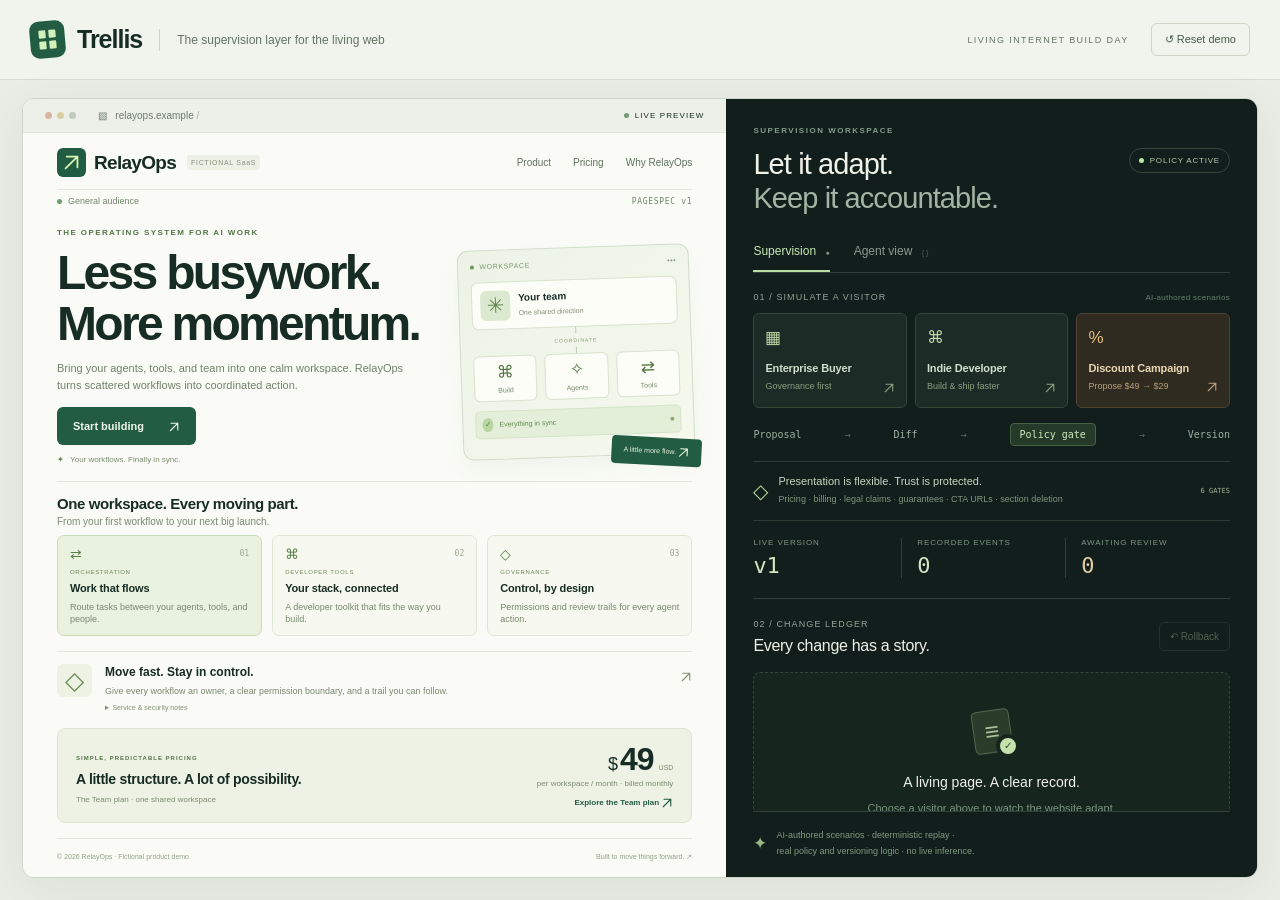
<file: index.html>
<!doctype html>
<html lang="en">
<head>
  <meta charset="utf-8">
  <meta name="viewport" content="width=device-width, initial-scale=1">
  <meta name="theme-color" content="#101f1b">
  <meta name="description" content="Trellis: a working supervision layer for a self-rewriting website. Visible changes, deterministic risk gates, human approval, and reversible versions.">
  <title>Trellis — The supervision layer for the living web</title>
  <style>
@charset "UTF-8";
:root{--ink:#172c24;--muted:#66756c;--green:#225c43;--paper:#fafbf6;--line:#e2e7dc;--night:#111e1c;--night-line:#30403a;--mint:#c4ecad;--amber:#f5bf68;font-family:Inter,"Aptos","Segoe UI",Arial,sans-serif;color:var(--ink);background:#e9ede5;font-synthesis:none}
*{box-sizing:border-box}body{margin:0}button,a{-webkit-tap-highlight-color:transparent}button{font:inherit;cursor:pointer}a{color:inherit;text-decoration:none}button:disabled{cursor:default;opacity:.35}button,a{transition:background .18s,color .18s,border-color .18s,transform .18s}button:focus-visible,a:focus-visible,summary:focus-visible,pre:focus-visible{outline:3px solid #7bba8d;outline-offset:4px}button:hover:not(:disabled){transform:translateY(-1px)}[hidden]{display:none!important}
.studio-header{height:80px;padding:0 30px;display:flex;justify-content:space-between;align-items:center;border-bottom:1px solid #d5ddd2;background:#f1f4ec}.studio-brand{display:flex;align-items:center;gap:12px}.studio-brand>strong{font-size:25px;letter-spacing:-1px}.trellis-mark{display:grid;grid-template-columns:repeat(2,7px);gap:3px;background:var(--green);padding:9px;border-radius:9px;transform:rotate(-5deg)}.trellis-mark i{height:8px;background:#d2f2ba;border-radius:1px}.brand-divider{height:22px;width:1px;background:#cdd5ca;margin:0 5px}.studio-subtitle{font-size:12px;color:#647464}.header-right{display:flex;gap:22px;align-items:center}.build-badge{font-size:9px;letter-spacing:1.4px;color:#677566}.reset-button{border:1px solid #cdd6c7;background:transparent;padding:9px 13px;border-radius:6px;font-size:11px;color:#465b49}.reset-button:hover{background:#e3eadc}
.workspace{display:grid;grid-template-columns:minmax(0,57fr) minmax(0,43fr);margin:18px 22px 22px;border-radius:12px;overflow:hidden;border:1px solid #cbd5c8;box-shadow:0 12px 50px #14251b10;min-height:calc(100vh - 120px)}.site-panel{background:var(--paper);min-width:0}.browser-bar{height:41px;background:#edf0e8;border-bottom:1px solid #dfe4d9;display:flex;align-items:center;padding:0 22px;gap:22px}.traffic-lights{display:flex;gap:5px}.traffic-lights i{width:7px;height:7px;border-radius:50%;background:#c1cabc}.traffic-lights i:first-child{background:#d8b5a3}.traffic-lights i:nth-child(2){background:#dbcda3}.address{font-size:10px;color:#6d7b6b;flex:1}.address>span{color:#a2aa9e}.live-dot{font-size:8px;letter-spacing:1.1px;display:flex;align-items:center;gap:6px}.live-dot:before,.preview-state i,.system-status i{content:"";display:inline-block;width:5px;height:5px;border-radius:50%;background:#6d9f70}.site-topbar{display:flex;justify-content:space-between;align-items:center;padding:24px 34px 18px}.relay-brand{font-size:19px;font-weight:750;letter-spacing:-.7px;display:flex;align-items:center;gap:8px}.relay-logo{font-size:21px;border-radius:6px;background:var(--green);color:#d9f4b3;width:29px;height:29px;display:grid;place-items:center}.fiction-label{font-size:7px;letter-spacing:.7px;font-weight:500;background:#edf1e5;color:#86917d;border-radius:3px;padding:4px;margin-left:3px}.site-topbar nav{display:flex;gap:22px;font-size:10px;color:#617160}.site-topbar nav a:hover{color:var(--green)}.preview-state{display:flex;justify-content:space-between;align-items:center;margin:0 34px;padding:8px 0;border-top:1px solid var(--line);color:#73836d;font-size:9px}.preview-state>span:first-child{display:flex;align-items:center;gap:6px}.preview-state>span:last-child{font-family:Consolas,monospace;font-size:8px;letter-spacing:.7px}.website{padding:0 34px}.eyebrow{font-size:8px;letter-spacing:1.4px;font-weight:700;color:#567448}.relay-hero{padding:27px 0 24px}.hero-layout{display:grid;grid-template-columns:62% 38%;gap:0;align-items:center}.relay-hero h2{font-size:clamp(37px,3.65vw,61px);letter-spacing:-2.7px;line-height:1.06;margin:16px 0 17px;font-weight:650}.hero-description{font-size:12px;line-height:1.75;color:#72806b;max-width:350px;margin:0 20px 19px 0}.relay-cta{display:inline-flex;align-items:center;gap:24px;background:var(--green);color:#f0f6e9;border-radius:6px;padding:12px 16px;font-size:11px;font-weight:600}.relay-cta:hover{background:#347452;transform:translateY(-1px)}.relay-cta>span{font-size:16px}.hero-note{font-size:8px;color:#7c8b72;margin-top:10px}.hero-note>span{color:#5f8054;padding-right:4px}.workflow-art{position:relative;margin:18px 0 8px 9px;border:1px solid #d1ddc9;background:linear-gradient(135deg,#ecf3e6,#f6f8ed);border-radius:11px;padding:14px;box-shadow:0 12px 22px #33522b0b;transform:rotate(-2deg);font-size:9px}.art-top{display:flex;justify-content:space-between;color:#77946b;font-size:7px;letter-spacing:.6px;margin-bottom:20px}.art-top i{display:inline-block;background:#6e965b;width:4px;height:4px;border-radius:50%;vertical-align:middle;margin-right:3px}.art-node{display:flex;align-items:center;gap:8px;background:#fdfdf8;border:1px solid #d9e2ce;border-radius:7px;padding:10px}.node-icon{width:30px;height:30px;background:#dae9cf;display:grid;place-items:center;border-radius:6px;font-size:21px;color:#648754}.art-node strong,.art-node small{display:block}.art-node strong{font-size:10px;font-weight:600}.art-node small{font-size:7px;margin-top:4px;color:#839075}.connector{display:flex;flex-direction:column;align-items:center;font-size:5px;letter-spacing:1px;color:#839776}.connector i{height:13px;width:1px;background:#b9ccb0}.connector span{padding:4px}.art-branches{display:flex;gap:8px;justify-content:space-between}.art-branches>span{flex:1;text-align:center;padding:10px 3px;background:#fdfdf8;border:1px solid #d9e2ce;border-radius:6px;font-size:17px;color:#557644}.art-branches small{display:block;font-size:7px;margin-top:4px;color:#768a6a}.art-result{margin-top:17px;font-size:7px;display:flex;gap:6px;align-items:center;color:#60864d;border:1px solid #d4e3c9;border-radius:5px;padding:8px;background:#e4efda}.art-result>span{border-radius:50%;background:#b9d6a3;font-size:8px;padding:2px}.art-result i{margin-left:auto;width:4px;height:4px;background:#89ab70;border-radius:50%}.floating-label{position:absolute;right:-7px;bottom:-12px;font-size:7px;background:var(--green);color:#e9f2dd;transform:rotate(5deg);border-radius:4px;padding:8px 12px}
.relay-features{padding:19px 0 22px;border-top:1px solid var(--line)}.relay-section-heading h3{font-size:15px;letter-spacing:-.4px;margin:0 0 5px;font-weight:600}.relay-section-heading>p{font-size:9px;color:#7b8973;margin:0 0 14px}.feature-grid{display:grid;grid-template-columns:repeat(3,1fr);gap:10px}.feature-card{border:1px solid #e1e6d7;border-radius:7px;padding:12px 13px;background:#f7f9f0}.feature-card.priority-card{background:#e9f1df;border-color:#ccdbbe}.feature-card>div{display:flex;align-items:center;justify-content:space-between;margin-bottom:9px}.feature-icon{font-size:17px;color:#5b8047}.feature-index{font-size:8px;color:#98a58c;font-family:Consolas,monospace}.feature-tag{font-size:6px;letter-spacing:.7px;color:#6c8659}.feature-card h4{font-size:11px;letter-spacing:-.15px;font-weight:600;margin:5px 0 7px}.feature-card p{font-size:9px;line-height:1.55;margin:0;color:#7a8870}.relay-assurance{display:flex;gap:13px;align-items:flex-start;border-top:1px solid var(--line);padding:18px 0}.assurance-icon{font-size:25px;background:#edf2e5;padding:2px 8px;border-radius:6px;color:#6b8b53}.relay-assurance h3{margin:1px 0 5px;font-size:12px;font-weight:600}.relay-assurance p{font-size:9px;line-height:1.6;color:#7b8872;margin:0;max-width:470px}.assurance-arrow{margin-left:auto;font-size:21px;color:#7c9270}.terms summary{font-size:7px;color:#849077;margin-top:6px;cursor:pointer}.terms p{margin:5px 0;font-size:8px}.relay-pricing{display:flex;justify-content:space-between;gap:16px;background:#edf2e4;border:1px solid #dce5d2;border-radius:8px;padding:18px 20px;margin:5px 0 15px;align-items:center}.relay-pricing .eyebrow{font-size:6px;letter-spacing:1px}.relay-pricing h3{font-size:14px;font-weight:600;letter-spacing:-.3px;margin:7px 0}.relay-pricing p{font-size:8px;color:#7d8b71;margin:0;line-height:1.5}.price-block{flex-shrink:0;text-align:right}.price{display:flex;justify-content:flex-end;align-items:baseline;gap:2px}.price>span{font-size:18px}.price strong{font-size:32px;letter-spacing:-1px;line-height:1.1;font-weight:600}.price small{font-size:7px;color:#7b8b6c;margin-left:3px}.price-block>a{display:inline-block;font-size:8px;color:var(--green);margin-top:7px;font-weight:600}.site-footer{margin:0 34px;border-top:1px solid var(--line);padding:14px 0 18px;display:flex;justify-content:space-between;font-size:7px;color:#94a08a}.changed-section{animation:change-flash 1.5s ease-out;position:relative}@keyframes change-flash{0%,20%{box-shadow:0 0 0 5px #8cba6260;background-color:#c7e5a860}100%{box-shadow:0 0 0 0 #8cba6200}}
.dashboard{background:var(--night);color:#eff2e9;padding:27px 27px 0;min-width:0;position:relative;display:flex;flex-direction:column}.dashboard-header{display:flex;justify-content:space-between;gap:10px;align-items:flex-start;margin-bottom:19px}.dashboard-eyebrow{color:#879a8e;font-size:7px;letter-spacing:1.5px;margin-bottom:12px}.dashboard-header h1{font-size:29px;letter-spacing:-.9px;line-height:1.18;font-weight:500;margin:0}.dashboard-header h1 span{color:#a3b4a5}.system-status{display:inline-flex;align-items:center;gap:6px;font-size:6px;letter-spacing:.8px;border:1px solid #35473a;border-radius:20px;padding:7px 9px;white-space:nowrap;margin-top:22px;color:#b3ccad}.system-status i{background:#b9e6a2}.dashboard-tabs{display:flex;gap:24px;border-bottom:1px solid var(--night-line);margin-bottom:19px}.dashboard-tabs button{padding:10px 0 12px;border:0;border-bottom:2px solid transparent;background:none;color:#8b9b90;font-size:10px}.dashboard-tabs button.active{color:#c7e9b6;border-bottom-color:#b8dea3}.dashboard-tabs span{font-size:7px;margin-left:6px;opacity:.6}.section-heading{display:flex;justify-content:space-between;font-size:7px;letter-spacing:1.1px;color:#93a596;align-items:center}.section-heading>span+span{font-size:6px;letter-spacing:.3px;color:#687f71}.scenario-buttons{display:grid;grid-template-columns:repeat(3,minmax(0,1fr));gap:8px;margin-top:11px}.scenario-buttons button{background:#1c2b25;border:1px solid #364638;border-radius:6px;color:#d1ded0;padding:13px 11px;text-align:left;min-width:0}.scenario-buttons button:hover,.scenario-buttons button.selected{background:#293c2d;border-color:#839f70}.scenario-icon{font-size:17px;display:block;margin-bottom:14px;color:#bfd9a7}.scenario-buttons strong{display:block;font-size:9px;font-weight:550;white-space:nowrap;letter-spacing:-.15px}.scenario-buttons button>span:last-child{display:flex;justify-content:space-between;font-size:7px;color:#88a07f;margin-top:7px;gap:3px;white-space:nowrap}.scenario-buttons b{font-weight:400;font-size:10px}.scenario-buttons button.campaign{background:#302b21;border-color:#514332;color:#ebd7b2}.campaign .scenario-icon{color:#e5bf7a}.scenario-buttons button.campaign>span:last-child{color:#b6a07a}.scenario-buttons button.campaign:hover,.scenario-buttons button.campaign.selected{border-color:#c79553;background:#403324}.pipeline{display:flex;align-items:center;justify-content:space-between;gap:5px;font-family:Consolas,monospace;font-size:8px;color:#9bafa0;margin:15px 0}.pipeline b{color:#536c5d;font-weight:400}.pipeline .policy-stage{color:#d0e8bc;background:#263a2a;border:1px solid #496144;border-radius:4px;padding:5px 9px}.policy-summary{display:flex;align-items:center;gap:10px;border-top:1px solid #2b3c33;border-bottom:1px solid #2b3c33;padding:13px 0}.shield-icon{font-size:20px;color:#b6d69f}.policy-summary strong{display:block;font-size:9px;color:#c5d7c3;font-weight:500}.policy-summary p{font-size:7px;color:#809681;line-height:1.65;margin:5px 0 0}.policy-count{font-family:Consolas,monospace;font-size:6px;white-space:nowrap;color:#a2b499;margin-left:auto}.state-metrics{display:grid;grid-template-columns:repeat(3,1fr);gap:15px;padding:17px 0 20px;border-bottom:1px solid var(--night-line)}.state-metrics>div{border-right:1px solid #304032}.state-metrics>div:last-child{border-right:0}.state-metrics span{font-size:6px;letter-spacing:.9px;color:#809884;display:block}.state-metrics strong{font-family:Consolas,monospace;font-size:22px;font-weight:400;color:#d2e6c3;display:block;margin-top:6px}.state-metrics>div:last-child strong{color:#e4cda3}.ledger-section{padding-top:20px;flex:1}.ledger-heading{display:flex;justify-content:space-between;align-items:center;margin-bottom:17px;gap:10px}.ledger-heading h2{font-size:16px;font-weight:500;letter-spacing:-.3px;margin:8px 0 0}.rollback-button{background:none;border:1px solid #435443;border-radius:5px;color:#c3d5b7;font-size:8px;padding:8px 10px;white-space:nowrap}.rollback-button:hover:not(:disabled){background:#293b2b}.ledger-empty{background:#17251f;border:1px dashed #354739;border-radius:7px;text-align:center;padding:27px 10px 23px;margin-bottom:20px}.empty-illustration{display:inline-block;position:relative;padding:10px;margin-bottom:7px}.empty-illustration>span{display:grid;place-items:center;background:#2a3d2b;width:38px;height:43px;border:1px solid #52684b;color:#a9c198;font-size:25px;border-radius:5px;transform:rotate(-8deg)}.empty-illustration i{position:absolute;right:1px;bottom:5px;background:#c5e1ac;border:4px solid #17251f;border-radius:50%;font-style:normal;color:#314c2c;font-size:10px;width:24px;height:24px;padding-top:2px}.ledger-empty h3{font-size:12px;font-weight:500;margin:4px 0 9px}.ledger-empty p{font-size:9px;line-height:1.7;color:#7c9580;margin:0}.ledger-empty>div:last-child{display:flex;justify-content:center;gap:8px;font-size:6px;color:#8ca67e;margin-top:21px}.ledger-empty b{font-weight:400;color:#4e6850}.dashboard-footer{border-top:1px solid var(--night-line);margin-top:auto;padding:15px 0 18px;display:flex;gap:9px;align-items:center;background:var(--night);position:sticky;bottom:0;z-index:2}.small-mark{font-size:17px;color:#9bb786}.dashboard-footer p{font-size:7px;color:#829983;line-height:1.8;margin:0}
.review-card{margin-top:18px;border:1px solid #79613c;border-radius:7px;background:#2a2920;padding:15px}.review-top{display:flex;justify-content:space-between;align-items:center;gap:8px}.review-top>span:last-child{font-family:Consolas,monospace;font-size:6px;color:#d4b586}.review-card h3{font-size:14px;font-weight:500;margin:13px 0 8px}.review-card>p{font-size:9px;line-height:1.65;color:#baa788;margin:0 0 13px}.review-actions{display:flex;gap:8px;margin-top:14px}.approve-button{background:#c5dfa7;color:#213520;border:1px solid #c5dfa7;border-radius:5px;font-size:9px;font-weight:600;padding:10px 15px;flex:1}.approve-button:hover{background:#def0c9}.reject-button{background:transparent;border:1px solid #7c674a;border-radius:5px;color:#d7bea1;font-size:9px;padding:10px 19px}.status-badge{font-family:Consolas,monospace;font-size:7px;border-radius:3px;padding:4px 6px;letter-spacing:.4px;display:inline-block;line-height:1}.status-badge.auto{background:#2a402d;color:#c0dfa9;border:1px solid #42623b}.status-badge.hold{background:#463725;color:#efc07b;border:1px solid #745632}.status-badge.approved{background:#263e36;color:#afe0c5;border:1px solid #3e6553}.status-badge.rejected{background:#3c2b2a;color:#e2a99c;border:1px solid #634038}.ledger-event{border:1px solid #35473a;border-radius:6px;margin-bottom:10px;background:#1b2a22;overflow:hidden}.ledger-event summary{display:flex;align-items:center;gap:10px;padding:13px 12px;cursor:pointer;list-style:none}.ledger-event summary::-webkit-details-marker{display:none}.event-dot{width:6px;height:6px;background:#a9c68b;border-radius:50%;flex-shrink:0}.hold .event-dot{background:#e1ae66}.rejected .event-dot{background:#d58a7e}.approved .event-dot{background:#89c7aa}.event-title{flex:1;min-width:0}.event-title strong{font-size:10px;font-weight:500;display:block}.event-title>span{display:block;font-size:7px;color:#819680;margin-top:5px}.event-meta{text-align:right}.event-meta small{display:block;font-family:Consolas,monospace;font-size:6px;color:#7d967e;margin-top:6px}.expand-chevron{font-size:11px;color:#91a487}.ledger-event[open] .expand-chevron{transform:rotate(180deg)}.event-body{padding:0 12px 13px;border-top:1px solid #304336}.version-line{display:flex;justify-content:space-between;font-family:Consolas,monospace;font-size:7px;color:#c4d6b5;margin-top:11px}.version-line>span:last-child{color:#668569}.event-reason{font-size:9px;color:#b3c6a9;line-height:1.7;margin:10px 0}.proposal-reason{font-size:8px;color:#819a7b;line-height:1.7;margin:0 0 12px}.diff-row{margin-top:9px}.diff-field{display:flex;align-items:center;justify-content:space-between;margin-bottom:5px}.diff-field code{font-size:7px;font-family:Consolas,monospace;color:#aebfa2}.protected-tag{font-size:5px;letter-spacing:.5px;color:#dfbc84}.comparison{display:grid;grid-template-columns:1fr 1fr;gap:5px}.comparison>div{border-radius:4px;padding:8px;min-width:0}.comparison .before{background:#282d24;border:1px solid #424537}.comparison .after{background:#283828;border:1px solid #435840}.comparison span{display:block;font-size:5px;letter-spacing:.7px;margin-bottom:5px;color:#8e9d7d}.comparison .before span{color:#a5997c}.comparison p{font-size:8px;color:#c6d5b9;line-height:1.55;margin:0;overflow-wrap:anywhere;white-space:pre-wrap}.comparison .before p{color:#b2ae96}.agent-heading h2{font-size:20px;font-weight:500;letter-spacing:-.4px;margin:5px 0 10px}.agent-heading p{font-size:10px;color:#8da087;line-height:1.8;max-width:350px}.secondary-button{border:1px solid #667b58;border-radius:5px;color:inherit;background:transparent;padding:9px 13px;font-size:10px}.agent-heading button{margin:8px 0 15px;color:#c6dfad}.dashboard pre{white-space:pre-wrap;overflow-wrap:anywhere;line-height:1.7;font-size:9px;background:#17261d;color:#aac396;border:1px solid #344930;padding:15px;border-radius:7px;max-height:550px;overflow:auto}.toast{position:fixed;bottom:23px;left:50%;transform:translate(-50%,12px);border:1px solid #5b7852;box-shadow:0 8px 40px #0003;background:#263d2a;color:#e2f0d2;padding:13px 22px;border-radius:8px;font-size:11px;opacity:0;pointer-events:none;transition:opacity .2s,transform .2s;z-index:10;max-width:90vw}.toast.visible{opacity:1;transform:translate(-50%,0)}dialog{max-width:440px;border:1px solid #b6c7a8;background:#f4f7ee;color:#273c27;border-radius:12px;padding:28px;box-shadow:0 25px 80px #0004}dialog::backdrop{background:#0a1c1380;backdrop-filter:blur(3px)}dialog h2{font-weight:550;letter-spacing:-.6px;font-size:24px;margin:14px 0}dialog p{font-size:12px;color:#6b7b5e;line-height:1.8}.dialog-actions{display:flex;gap:8px;justify-content:flex-end;margin-top:23px}.primary-button{background:var(--green);color:white;border:1px solid var(--green);padding:10px 14px;border-radius:5px;font-size:10px}
@media(min-width:1200px){.workspace{height:calc(100vh - 120px);min-height:700px}.site-panel,.dashboard{overflow-y:auto;scrollbar-width:thin;scrollbar-color:#5d71584d transparent}.dashboard{scrollbar-color:#4b6145 transparent}.site-panel{scroll-behavior:smooth}}
@media(min-width:1600px){.studio-header{padding:0 4vw}.workspace{margin-left:4vw;margin-right:4vw}.website,.site-topbar{padding-left:42px;padding-right:42px}.preview-state,.site-footer{margin-left:42px;margin-right:42px}.dashboard{padding-left:34px;padding-right:34px}.relay-hero{padding-top:38px;padding-bottom:32px}.hero-description{font-size:14px}.relay-features{padding-top:25px;padding-bottom:25px}.feature-card{padding:17px}.feature-card p{font-size:11px}.relay-assurance{padding-top:24px;padding-bottom:24px}.relay-pricing{padding:24px}.scenario-buttons strong{font-size:11px}}
@media(max-width:1199px){.workspace{grid-template-columns:1fr 1fr;margin:12px}.studio-header{padding:0 20px}.studio-subtitle{display:none}.build-badge{font-size:7px}.website{padding:0 24px}.site-topbar{padding:24px 24px 18px}.site-topbar nav{gap:12px}.fiction-label{display:none}.preview-state,.site-footer{margin-left:24px;margin-right:24px}.hero-layout{grid-template-columns:1fr}.workflow-art{display:none}.relay-hero h2{font-size:48px}.dashboard{padding-left:20px;padding-right:20px}.dashboard-header h1{font-size:25px}.system-status{font-size:5px;padding:6px}.scenario-buttons{gap:5px}.scenario-buttons button{padding:11px 7px}.scenario-buttons strong{font-size:8px}.scenario-buttons button>span:last-child{font-size:6px}.relay-pricing{flex-direction:column;align-items:flex-start}.price-block{text-align:left}.price{justify-content:flex-start}.site-footer{gap:10px}.policy-count{display:none}}
@media(max-width:760px){.studio-header{height:68px;padding:0 16px}.studio-brand>strong{font-size:23px}.brand-divider,.build-badge{display:none}.workspace{grid-template-columns:1fr;border-radius:9px;margin:10px}.site-topbar nav{font-size:9px}.hero-layout{grid-template-columns:62% 38%}.relay-hero h2{font-size:clamp(31px,6.6vw,48px);letter-spacing:-1.8px}.workflow-art{display:block;margin-left:4px;padding:10px}.hero-description{font-size:10px;line-height:1.7}.relay-pricing{flex-direction:row;align-items:center}.dashboard{padding:25px 23px 0}.dashboard-header h1{font-size:30px}.system-status{font-size:7px}.scenario-buttons{gap:8px}.scenario-buttons button{padding:14px 10px}.scenario-buttons strong{font-size:10px}.scenario-buttons button>span:last-child{font-size:7px}.dashboard-footer{position:relative}.feature-card{padding:10px}.feature-card h4{font-size:10px}.feature-card p{font-size:8px}.relay-pricing h3{font-size:12px}.relay-cta{font-size:9px;padding:10px 12px;gap:12px}.section-heading{font-size:8px}.policy-summary strong{font-size:10px}.policy-summary p{font-size:8px}.comparison p{font-size:10px}.diff-field code{font-size:9px}.event-reason{font-size:11px}.event-title strong{font-size:12px}.event-title>span{font-size:9px}.review-card>p{font-size:11px}.review-top>span:last-child{font-size:7px}}
@media(max-width:420px){.hero-layout{grid-template-columns:1fr}.workflow-art{display:none}.relay-hero h2{font-size:44px}.scenario-buttons strong{font-size:8px}.scenario-buttons button>span:last-child{font-size:6px}.relay-pricing{padding:14px 12px}.relay-pricing h3{font-size:11px}.price-block p{max-width:135px}.site-footer{font-size:6px}.dashboard{padding-left:17px;padding-right:17px}}
/* Keep the price in view during a laptop demonstration. */
.relay-hero h2{margin:12px 0;font-size:clamp(37px,3.4vw,57px)}.hero-description{line-height:1.6}.relay-cta{padding-top:10px;padding-bottom:10px}.feature-card{padding:10px 12px}.feature-card>div{margin-bottom:4px}.feature-icon{font-size:14px}.feature-card h4{margin:4px 0 5px}.feature-card p{font-size:9px;line-height:1.4}.relay-section-heading>p{margin-bottom:8px}.relay-section-heading h3{margin-bottom:4px}.relay-assurance{padding-top:12px;padding-bottom:12px}.inline-arrow{width:12px;height:12px;display:inline-block;vertical-align:middle;flex-shrink:0}.relay-logo .inline-arrow{width:19px;height:19px}
.workflow-art{line-height:1.25}.art-top{margin-bottom:13px}.art-branches>span{padding:7px 3px}.connector i{height:9px}.art-result{margin-top:12px}.feature-card{font-size:10px;line-height:1.35}.feature-card>div{margin-bottom:7px}.feature-tag{display:block}.feature-card h4{margin-top:5px}.relay-hero{padding-top:19px;padding-bottom:20px}.site-topbar{padding-top:18px;padding-bottom:15px}.relay-features{padding-top:15px;padding-bottom:17px}.relay-assurance{padding-top:14px;padding-bottom:14px}.relay-pricing{padding-top:14px;padding-bottom:14px}.hero-description{margin-bottom:15px}.hero-note{font-size:9px}.relay-section-heading>p{font-size:10px}.feature-card p,.relay-assurance p{font-size:10px}.site-footer{padding-bottom:12px}.scenario-buttons strong{font-size:11px}.scenario-buttons button>span:last-child{font-size:9px}.section-heading{font-size:9px}.section-heading>span+span{font-size:8px}.dashboard-eyebrow{font-size:8px}.system-status{font-size:8px}.dashboard-tabs button{font-size:12px}.pipeline{font-size:10px}.policy-summary strong{font-size:11px}.policy-summary p{font-size:9px}.policy-count{font-size:7px}.state-metrics span{font-size:8px}.ledger-empty h3{font-size:14px}.ledger-empty p{font-size:11px}.ledger-empty>div:last-child{font-size:8px}.dashboard-footer p{font-size:9px}.event-title strong{font-size:12px}.event-title>span{font-size:9px}.event-meta small,.version-line{font-size:8px}.status-badge{font-size:9px}.event-reason{font-size:11px}.proposal-reason{font-size:10px}.diff-field code{font-size:9px}.comparison span{font-size:7px}.comparison p{font-size:10px}.protected-tag{font-size:7px}.review-card>p{font-size:11px}.review-top>span:last-child{font-size:8px}.review-actions button{font-size:11px}.rollback-button{font-size:10px}.agent-heading p{font-size:12px}.dashboard pre{font-size:11px}
@media(min-width:1200px) and (max-height:850px){.studio-header{height:64px}.workspace{margin-top:12px;height:calc(100vh - 92px);min-height:620px}.browser-bar{height:34px}.site-topbar{padding-top:14px;padding-bottom:12px}.preview-state{padding:6px 0}.relay-hero{padding-top:16px;padding-bottom:15px}.relay-hero h2{font-size:48px;margin:12px 0}.hero-description{font-size:11px;line-height:1.6;margin-bottom:12px}.workflow-art{padding:11px;margin-top:10px}.relay-features{padding-top:12px;padding-bottom:13px}.feature-card{padding:9px 11px}.relay-assurance{padding:11px 0}.relay-pricing{padding:11px 15px}.dashboard{padding-top:20px}.dashboard-header{margin-bottom:12px}.dashboard-header h1{font-size:26px}.dashboard-eyebrow{margin-bottom:8px}.dashboard-tabs{margin-bottom:14px}}
@media(max-width:1199px){.scenario-buttons strong{font-size:9px}.scenario-buttons button>span:last-child{font-size:7px}.policy-count{display:none}}
@media(max-width:760px){.scenario-buttons strong{font-size:10px}.scenario-buttons button>span:last-child{font-size:8px}}
@media(max-width:420px){.scenario-buttons strong{font-size:8px}.scenario-buttons button>span:last-child{font-size:6px}}
@media(min-width:1200px) and (max-width:1599px){.browser-bar{height:34px}.site-topbar{padding-top:15px;padding-bottom:12px}.preview-state{padding:6px 0}.relay-hero{padding:16px 0}.relay-hero h2{font-size:48px;margin:10px 0}.hero-description{font-size:11px;line-height:1.6;margin-bottom:12px}.hero-note{font-size:8px}.workflow-art{height:210px;margin-top:10px;padding:12px}.art-top{margin-bottom:10px}.art-node{padding:8px}.connector i{height:6px}.art-branches>span{padding:5px 3px}.art-result{margin-top:9px;padding:6px}.feature-card{padding:9px 12px}.feature-card>div{margin-bottom:4px}.feature-card p{font-size:9px;line-height:1.4}.feature-tag{font-size:6px}.relay-section-heading>p{margin-bottom:8px}.relay-features{padding:13px 0 15px}.relay-assurance{padding:12px 0}.relay-assurance p{font-size:9px}.relay-pricing{padding:13px 18px}}
@media(prefers-reduced-motion:reduce){*,*:before,*:after{animation:none!important;transition:none!important;scroll-behavior:auto!important}.changed-section{outline:2px solid #89b764;outline-offset:3px}}

</style>
  <link rel="icon" href="data:image/svg+xml,%3Csvg xmlns='http://www.w3.org/2000/svg' viewBox='0 0 32 32'%3E%3Crect width='32' height='32' rx='8' fill='%231d5944'/%3E%3Cpath d='M9 8h5v5H9zm9 0h5v5h-5zM9 17h5v7H9zm9 0h5v7h-5z' fill='%23c0edb5'/%3E%3C/svg%3E">
</head>
<body>
  <header class="studio-header">
    <div class="studio-brand"><span class="trellis-mark" aria-hidden="true"><i></i><i></i><i></i><i></i></span><strong>Trellis</strong><span class="brand-divider"></span><span class="studio-subtitle">The supervision layer for the living web</span></div>
    <div class="header-right"><span class="build-badge">LIVING INTERNET BUILD DAY</span><button id="reset-demo" class="reset-button">↺ Reset demo</button></div>
  </header>
  <main class="workspace">
    <section class="site-panel" aria-label="RelayOps live website">
      <div class="browser-bar"><div class="traffic-lights" aria-hidden="true"><i></i><i></i><i></i></div><span class="address">▧ &nbsp; relayops.example <span>/</span></span><span class="live-dot">LIVE PREVIEW</span></div>
      <div class="site-topbar"><a href="#" class="relay-brand" aria-label="RelayOps home"><span class="relay-logo">↗</span>RelayOps<span class="fiction-label">FICTIONAL SaaS</span></a><nav aria-label="RelayOps navigation"><a href="#features">Product</a><a href="#pricing">Pricing</a><a href="#assurance">Why RelayOps</a></nav></div>
      <div class="preview-state"><span><i></i> <span id="audience-label">General audience</span></span><span id="page-version">PAGESPEC v1</span></div>
      <div id="website" class="website"></div>
      <footer class="site-footer"><span>© 2026 RelayOps · Fictional product demo</span><span>Built to move things forward. ↗</span></footer>
    </section>
    <aside class="dashboard" aria-label="Trellis supervision dashboard">
      <div class="dashboard-header"><div><div class="eyebrow dashboard-eyebrow">SUPERVISION WORKSPACE</div><h1>Let it adapt.<br><span>Keep it accountable.</span></h1></div><span class="system-status"><i></i> POLICY ACTIVE</span></div>
      <div class="dashboard-tabs" role="tablist" aria-label="Dashboard views"><button id="ledger-tab" class="active" role="tab" aria-selected="true" aria-controls="supervision-view">Supervision <span>●</span></button><button id="agent-tab" role="tab" aria-selected="false" aria-controls="agent-view">Agent view <span>{ }</span></button></div>
      <div id="supervision-view" role="tabpanel" aria-labelledby="ledger-tab">
        <section class="scenario-section"><div class="section-heading"><span>01 / SIMULATE A VISITOR</span><span>AI-authored scenarios</span></div><div class="scenario-buttons"><button data-scenario="enterprise"><span class="scenario-icon">▦</span><strong>Enterprise Buyer</strong><span>Governance first <b>↗</b></span></button><button data-scenario="indie"><span class="scenario-icon">⌘</span><strong>Indie Developer</strong><span>Build & ship faster <b>↗</b></span></button><button data-scenario="discount" class="campaign"><span class="scenario-icon">%</span><strong>Discount Campaign</strong><span>Propose $49 → $29 <b>↗</b></span></button></div></section>
        <div class="pipeline" aria-label="Executable supervision pipeline"><span>Proposal</span><b>→</b><span>Diff</span><b>→</b><span class="policy-stage">Policy gate</span><b>→</b><span>Version</span></div>
        <div class="policy-summary"><span class="shield-icon">◇</span><div><strong>Presentation is flexible. Trust is protected.</strong><p>Pricing · billing · legal claims · guarantees · CTA URLs · section deletion</p></div><span class="policy-count">6 GATES</span></div>
        <div class="state-metrics"><div><span>LIVE VERSION</span><strong id="metric-version">v1</strong></div><div><span>RECORDED EVENTS</span><strong id="metric-events">0</strong></div><div><span>AWAITING REVIEW</span><strong id="metric-pending">0</strong></div></div>
        <div id="pending-review"></div>
        <section class="ledger-section"><div class="ledger-heading"><div><span class="section-heading">02 / CHANGE LEDGER</span><h2>Every change has a story.</h2></div><button id="rollback" class="rollback-button" disabled>↶ Rollback</button></div><div id="ledger"></div></section>
      </div>
      <section id="agent-view" role="tabpanel" aria-labelledby="agent-tab" hidden><div class="agent-heading"><h2>A page agents can read.</h2><p>Machine-readable preview of the current state. No live agent API or agent actions.</p><button id="download-json" class="secondary-button">↓ Download JSON</button></div><pre id="agent-json" tabindex="0"></pre></section>
      <div class="dashboard-footer"><span class="small-mark">✦</span><p>AI-authored scenarios · deterministic replay ·<br>real policy and versioning logic · no live inference.</p></div>
    </aside>
  </main>
  <div id="announcement" class="toast" role="status" aria-live="polite"></div>
  <dialog id="reset-dialog"><form method="dialog"><span class="eyebrow">START A FRESH DEMO</span><h2>Clear demonstration history?</h2><p>Reset restores the original PageSpec to v1 and clears all versions, ledger events, and pending proposals. This demo keeps state in memory; refreshing also starts fresh.</p><div class="dialog-actions"><button value="cancel" class="secondary-button">Keep history</button><button value="reset" class="primary-button">Reset & clear history</button></div></form></dialog>
  <script>
(function (root, factory) {
  'use strict';
  var api = factory();
  if (typeof module === 'object' && module.exports) module.exports = api;
  else root.TrellisCore = api;
}(typeof globalThis !== 'undefined' ? globalThis : this, function () {
  'use strict';
  const clone = value => JSON.parse(JSON.stringify(value));
  const equal = (a, b) => JSON.stringify(a) === JSON.stringify(b);
  const own = (obj, key) => Object.prototype.hasOwnProperty.call(obj, key);
  const featureIDs = ['governance', 'routing', 'developer'];
  const schema = {
    hero: { eyebrow: 'string', headline: 'string', description: 'string', ctaText: 'string', ctaUrl: 'url', note: 'string' },
    features: { title: 'string', subtitle: 'string', priorities: 'priorities' },
    assurance: { title: 'string', description: 'string', legalClaims: 'string', guarantees: 'string' },
    pricing: { title: 'string', description: 'string', amount: 'amount', currency: 'currency', billingTerms: 'string', ctaText: 'string', ctaUrl: 'url', label: 'string' }
  };
  const initialPage = {
    schemaVersion: 1, version: 1,
    order: ['hero', 'features', 'assurance', 'pricing'],
    sections: {
      hero: { id: 'hero', type: 'hero', props: { eyebrow: 'THE OPERATING SYSTEM FOR AI WORK', headline: 'Less busywork.\nMore momentum.', description: 'Bring your agents, tools, and team into one calm workspace. RelayOps turns scattered workflows into coordinated action.', ctaText: 'Start building', ctaUrl: '#pricing', note: 'Your workflows. Finally in sync.' } },
      features: { id: 'features', type: 'features', props: { title: 'One workspace. Every moving part.', subtitle: 'From your first workflow to your next big launch.', priorities: ['routing', 'developer', 'governance'] } },
      assurance: { id: 'assurance', type: 'assurance', props: { title: 'Move fast. Stay in control.', description: 'Give every workflow an owner, a clear permission boundary, and a trail you can follow.', legalClaims: 'Security documentation available on request.', guarantees: 'Service commitments are defined in your agreement.' } },
      pricing: { id: 'pricing', type: 'pricing', props: { title: 'A little structure. A lot of possibility.', description: 'The Team plan · one shared workspace', amount: 49, currency: 'USD', billingTerms: 'per workspace / month · billed monthly', ctaText: 'Explore the Team plan', ctaUrl: '#pricing', label: 'SIMPLE, PREDICTABLE PRICING' } }
    }
  };
  // AI-authored during development. No runtime inference or remote requests.
  const scenarios = {
    enterprise: { scenario: 'Enterprise Buyer', reason: 'Prioritize governance and coordinated operations for a larger team.', operations: [
      { op: 'set', path: 'sections.hero.props.eyebrow', value: 'BUILT FOR COMPLEXITY. DESIGNED FOR CONTROL.' },
      { op: 'set', path: 'sections.hero.props.headline', value: 'Your agents.\nUnder control.' },
      { op: 'set', path: 'sections.hero.props.description', value: 'Coordinate AI work across your organization with permission boundaries, reviewable actions, and a shared operational view.' },
      { op: 'set', path: 'sections.hero.props.ctaText', value: 'Explore enterprise' },
      { op: 'set', path: 'sections.hero.props.note', value: 'Built for teams with more at stake.' },
      { op: 'set', path: 'sections.features.props.title', value: 'Control comes first.' },
      { op: 'set', path: 'sections.features.props.subtitle', value: 'Governance, coordination, and developer tools. In that order.' },
      { op: 'set', path: 'sections.features.props.priorities', value: ['governance', 'routing', 'developer'] },
      { op: 'set', path: 'sections.assurance.props.title', value: 'A clear boundary for every agent.' },
      { op: 'set', path: 'sections.assurance.props.description', value: 'Review sensitive actions, assign accountable owners, and trace decisions across your organization.' },
      { op: 'set', path: 'order', value: ['hero', 'assurance', 'features', 'pricing'] }
    ] },
    indie: { scenario: 'Indie Developer', reason: 'Prioritize fast integration and a lightweight workflow for an independent builder.', operations: [
      { op: 'set', path: 'sections.hero.props.eyebrow', value: 'FOR THE TEAM OF ONE WITH A THOUSAND IDEAS' },
      { op: 'set', path: 'sections.hero.props.headline', value: 'Small team.\nBig shipping energy.' },
      { op: 'set', path: 'sections.hero.props.description', value: 'Connect your tools, route the repetitive work, and get back to what you love building. Your next launch starts here.' },
      { op: 'set', path: 'sections.hero.props.ctaText', value: 'Build your first workflow' },
      { op: 'set', path: 'sections.hero.props.note', value: 'Less configuration. More creation.' },
      { op: 'set', path: 'sections.features.props.title', value: 'Made for your next side project.' },
      { op: 'set', path: 'sections.features.props.subtitle', value: 'Start with developer tools. Grow at your own pace.' },
      { op: 'set', path: 'sections.features.props.priorities', value: ['developer', 'routing', 'governance'] },
      { op: 'set', path: 'sections.assurance.props.title', value: 'You build. You stay in charge.' },
      { op: 'set', path: 'sections.assurance.props.description', value: 'Keep ownership of every workflow, with clear permissions and a review trail from day one.' },
      { op: 'set', path: 'order', value: ['hero', 'features', 'pricing', 'assurance'] }
    ] },
    discount: { scenario: 'Discount Campaign', reason: 'Propose a launch promotion: reduce the Team plan from $49 to $29 and update its campaign copy.', operations: [
      { op: 'set', path: 'sections.pricing.props.amount', value: 29 },
      { op: 'set', path: 'sections.pricing.props.label', value: 'BUILD DAY SPECIAL' },
      { op: 'set', path: 'sections.pricing.props.title', value: 'Your next chapter starts here.' }
    ] }
  };
  function keysExactly(obj, keys) {
    return obj && typeof obj === 'object' && !Array.isArray(obj) && equal(Object.keys(obj).sort(), keys.slice().sort());
  }
  function validValue(value, type) {
    if (type === 'string') return typeof value === 'string' && value.length > 0 && value.length <= 2000;
    if (type === 'url') return typeof value === 'string' && (/^#[a-z][a-z0-9-]*$/i.test(value) || /^https:\/\/[^\s]+$/i.test(value));
    if (type === 'amount') return typeof value === 'number' && Number.isFinite(value) && value >= 0 && value <= 1000000;
    if (type === 'currency') return value === 'USD';
    if (type === 'priorities') return Array.isArray(value) && equal(value.slice().sort(), featureIDs.slice().sort());
    return false;
  }
  function validatePage(page) {
    if (!keysExactly(page, ['schemaVersion', 'version', 'order', 'sections']) || page.schemaVersion !== 1 || !Number.isSafeInteger(page.version) || page.version < 1) throw new Error('Invalid PageSpec metadata.');
    if (!page.sections || typeof page.sections !== 'object' || Array.isArray(page.sections)) throw new Error('Invalid sections.');
    const ids = Object.keys(page.sections);
    if (!ids.length || !Array.isArray(page.order) || !equal(page.order.slice().sort(), ids.slice().sort())) throw new Error('Section order must contain every section exactly once.');
    ids.forEach(id => {
      const section = page.sections[id];
      if (!own(schema, id) || !keysExactly(section, ['id', 'type', 'props']) || section.id !== id || section.type !== id) throw new Error('Unknown section ID or type.');
      if (!keysExactly(section.props, Object.keys(schema[id]))) throw new Error('Unknown or missing property.');
      Object.keys(schema[id]).forEach(key => { if (!validValue(section.props[key], schema[id][key])) throw new Error('Invalid typed property: ' + id + '.' + key); });
    });
    return true;
  }
  function computeDiff(before, after, path) {
    path = path || '';
    if (equal(before, after)) return [];
    if (before && after && typeof before === 'object' && typeof after === 'object' && !Array.isArray(before) && !Array.isArray(after)) {
      return Array.from(new Set(Object.keys(before).concat(Object.keys(after)))).flatMap(key => computeDiff(before[key], after[key], path ? path + '.' + key : key));
    }
    return [{ path: path, before: before === undefined ? null : clone(before), after: after === undefined ? null : clone(after), kind: after === undefined ? 'remove' : before === undefined ? 'add' : 'change' }];
  }
  function protectedField(change) {
    if (change.kind === 'remove' && /^sections\.[^.]+$/.test(change.path)) return 'Section deletion';
    const field = change.path.split('.').pop();
    return ({ amount: 'Pricing amount', currency: 'Pricing currency', billingTerms: 'Billing terms', legalClaims: 'Legal claim', guarantees: 'Guarantee', ctaUrl: 'CTA destination URL' })[field] || null;
  }
  function evaluatePolicy(changes) {
    const protectedChanges = changes.filter(protectedField);
    return { status: protectedChanges.length ? 'HOLD' : 'AUTO', protectedFields: protectedChanges.map(c => c.path), reason: protectedChanges.length ? protectedChanges.map(c => protectedField(c) + ' is protected (' + c.path + ').').join(' ') + ' The entire proposal requires approval.' : changes.length ? 'Only validated presentation fields changed. Safe to auto-apply.' : 'No changes. The current version is already up to date.' };
  }
  function applyOperations(page, operations) {
    if (!Array.isArray(operations) || operations.length > 100) throw new Error('Invalid operations list.');
    const next = clone(page);
    const touched = new Set();
    operations.forEach(operation => {
      if (!operation || !['set', 'remove'].includes(operation.op) || typeof operation.path !== 'string' || !keysExactly(operation, operation.op === 'set' ? ['op', 'path', 'value'] : ['op', 'path'])) throw new Error('Unknown or invalid operation.');
      const path = operation.path;
      if (touched.has(path)) throw new Error('Duplicate operation path.');
      touched.add(path);
      if (path === 'order' && operation.op === 'set') { next.order = clone(operation.value); return; }
      const parts = path.split('.');
      if (parts[0] !== 'sections' || !own(next.sections, parts[1])) throw new Error('Unknown modification path: ' + path);
      if (operation.op === 'remove' && parts.length === 2) { delete next.sections[parts[1]]; next.order = next.order.filter(id => id !== parts[1]); return; }
      if (operation.op !== 'set' || parts.length !== 4 || parts[2] !== 'props' || !own(schema[parts[1]], parts[3])) throw new Error('Unknown modification path: ' + path);
      next.sections[parts[1]].props[parts[3]] = clone(operation.value);
    });
    validatePage(next);
    return next;
  }
  function createEngine(options) {
    options = options || {};
    let page = clone(initialPage), ledger = [], pending = {}, history = [clone(page)], counter = 0;
    const clock = options.clock || (() => new Date().toISOString());
    function append(data) {
      const event = Object.assign({ id: 'event-' + (++counter), timestamp: clock(), changes: [], fromVersion: page.version, toVersion: page.version, approvalRequired: false }, data);
      ledger.push(clone(event)); return clone(event);
    }
    function commit(candidate) { page = clone(candidate); page.version = history[history.length - 1].version + 1; history.push(clone(page)); }
    function submit(proposal) {
      let candidate, changes;
      const scenario = proposal && typeof proposal.scenario === 'string' ? proposal.scenario : 'Unknown proposal';
      try {
        if (!keysExactly(proposal, ['scenario', 'reason', 'baseVersion', 'operations']) || typeof proposal.reason !== 'string' || !proposal.reason || typeof proposal.scenario !== 'string' || !proposal.scenario) throw new Error('Invalid proposal envelope.');
        if (proposal.baseVersion !== page.version) throw new Error('Stale proposal: expected v' + page.version + ', received v' + proposal.baseVersion + '.');
        candidate = applyOperations(page, proposal.operations);
        changes = computeDiff(page, candidate);
      } catch (error) { return append({ scenario: scenario, status: 'REJECTED', reason: error.message, proposalReason: proposal && typeof proposal.reason === 'string' ? proposal.reason : '' }); }
      const policy = evaluatePolicy(changes), fromVersion = page.version;
      if (policy.status === 'HOLD') {
        const duplicate = Object.values(pending).find(p => p.baseVersion === fromVersion && equal(p.candidate, candidate));
        if (duplicate) return clone(ledger.find(e => e.id === duplicate.id));
        const event = append({ scenario: scenario, status: 'HOLD', changes: changes, reason: policy.reason, proposalReason: proposal.reason, protectedFields: policy.protectedFields, approvalRequired: true });
        pending[event.id] = { id: event.id, scenario: scenario, baseVersion: fromVersion, candidate: clone(candidate), changes: clone(changes) };
        return event;
      }
      if (changes.length) commit(candidate);
      return append({ scenario: scenario, status: 'AUTO', changes: changes, fromVersion: fromVersion, toVersion: page.version, reason: policy.reason, proposalReason: proposal.reason, noOp: !changes.length });
    }
    function decide(id, approved) {
      const item = pending[id];
      if (!item) return append({ scenario: 'Review', status: 'REJECTED', reason: 'Proposal is no longer pending.', proposalId: id });
      delete pending[id];
      if (!approved) return append({ scenario: item.scenario, status: 'REJECTED', changes: item.changes, reason: 'Rejected by supervisor. No page changes were applied.', proposalId: id });
      if (page.version !== item.baseVersion) return append({ scenario: item.scenario, status: 'REJECTED', changes: item.changes, reason: 'Stale approval blocked: proposal was based on v' + item.baseVersion + '; the page is now v' + page.version + '. Replay the scenario to review a fresh proposal.', proposalId: id });
      // Revalidate the stored candidate and inspect its actual diff at approval time.
      validatePage(item.candidate);
      const changes = computeDiff(page, item.candidate), fromVersion = page.version;
      if (changes.length) commit(item.candidate);
      return append({ scenario: item.scenario, status: 'APPROVED', changes: changes, fromVersion: fromVersion, toVersion: page.version, reason: 'Explicit supervisor approval. All proposed changes applied together.', proposalId: id });
    }
    function rollback() {
      if (history.length < 2) return append({ scenario: 'Rollback', status: 'AUTO', noOp: true, reason: 'No previous approved state to restore.' });
      const target = history[history.length - 2], fromVersion = page.version;
      const changes = computeDiff(page, Object.assign(clone(target), { version: page.version }));
      commit(target);
      return append({ scenario: 'Rollback', action: 'rollback', status: 'APPROVED', changes: changes, fromVersion: fromVersion, toVersion: page.version, restoredVersion: target.version, reason: 'Supervisor restored the approved contents of v' + target.version + ' as new version v' + page.version + '. Full ledger retained.' });
    }
    return {
      getState: () => clone({ page: page, ledger: ledger, pending: pending, history: history }),
      propose: key => { if (!own(scenarios, key)) return append({ scenario: 'Unknown scenario', status: 'REJECTED', reason: 'Unknown scenario.' }); return submit(Object.assign(clone(scenarios[key]), { baseVersion: page.version })); },
      submit: submit, approve: id => decide(id, true), reject: id => decide(id, false), rollback: rollback,
      reset: () => { page = clone(initialPage); ledger = []; pending = {}; history = [clone(page)]; counter = 0; }
    };
  }
  return { createEngine: createEngine, initialPage: clone(initialPage), scenarios: clone(scenarios), schema: clone(schema), computeDiff: computeDiff, evaluatePolicy: evaluatePolicy, validatePage: validatePage };
}));

</script>
  <script>
(function () {
  'use strict';
  const engine = TrellisCore.createEngine();
  const $ = id => document.getElementById(id);
  const arrow = '<svg class="inline-arrow" viewBox="0 0 16 16" aria-hidden="true"><path d="M3 13 13 3M4 3h9v9" fill="none" stroke="currentColor" stroke-width="1.5" stroke-linecap="round" stroke-linejoin="round"/></svg>';
  const esc = value => String(value).replace(/[&<>"']/g, c => ({ '&': '&amp;', '<': '&lt;', '>': '&gt;', '"': '&quot;', "'": '&#39;' })[c]);
  let audience = 'General audience', toastTimer, highlightTimer;
  const featureContent = {
    governance: { icon: '◇', title: 'Control, by design', body: 'Permissions and review trails for every agent action.', tag: 'GOVERNANCE' },
    routing: { icon: '⇄', title: 'Work that flows', body: 'Route tasks between your agents, tools, and people.', tag: 'ORCHESTRATION' },
    developer: { icon: '⌘', title: 'Your stack, connected', body: 'A developer toolkit that fits the way you build.', tag: 'DEVELOPER TOOLS' }
  };
  function renderSection(section) {
    const p = section.props, id = section.id;
    if (section.type === 'hero') return '<section id="' + id + '" class="relay-hero"><div class="eyebrow">' + esc(p.eyebrow) + '</div><div class="hero-layout"><div><h2>' + esc(p.headline).replace(/\n/g, '<br>') + '</h2><p class="hero-description">' + esc(p.description) + '</p><a class="relay-cta" href="' + esc(p.ctaUrl) + '">' + esc(p.ctaText) + '<span>↗</span></a><div class="hero-note"><span>✦</span> ' + esc(p.note) + '</div></div><div class="workflow-art" aria-label="Illustration of coordinated agent workflows"><div class="art-top"><span><i></i> WORKSPACE</span><span>•••</span></div><div class="art-node source-node"><span class="node-icon">✳</span><div><strong>Your team</strong><small>One shared direction</small></div></div><div class="connector"><i></i><span>COORDINATE</span><i></i></div><div class="art-branches"><span>⌘<small>Build</small></span><span>✧<small>Agents</small></span><span>⇄<small>Tools</small></span></div><div class="art-result"><span>✓</span> Everything in sync <i></i></div><div class="floating-label">A little more flow. ↗</div></div></div></section>';
    if (section.type === 'features') return '<section id="' + id + '" class="relay-features"><div class="relay-section-heading"><h3>' + esc(p.title) + '</h3><p>' + esc(p.subtitle) + '</p></div><div class="feature-grid">' + p.priorities.map((key, i) => { const f = featureContent[key]; return '<article class="feature-card ' + (i === 0 ? 'priority-card' : '') + '"><div><span class="feature-icon">' + f.icon + '</span><span class="feature-index">0' + (i + 1) + '</span></div><span class="feature-tag">' + f.tag + '</span><h4>' + f.title + '</h4><p>' + f.body + '</p></article>'; }).join('') + '</div></section>';
    if (section.type === 'assurance') return '<section id="' + id + '" class="relay-assurance"><span class="assurance-icon">◇</span><div><h3>' + esc(p.title) + '</h3><p>' + esc(p.description) + '</p><details class="terms"><summary>Service & security notes</summary><p>' + esc(p.legalClaims) + '</p><p>' + esc(p.guarantees) + '</p></details></div><span class="assurance-arrow">↗</span></section>';
    if (section.type === 'pricing') return '<section id="' + id + '" class="relay-pricing"><div><span class="eyebrow">' + esc(p.label) + '</span><h3>' + esc(p.title) + '</h3><p>' + esc(p.description) + '</p></div><div class="price-block"><div class="price"><span>$</span><strong id="live-price">' + esc(p.amount) + '</strong><small> ' + esc(p.currency) + '</small></div><p>' + esc(p.billingTerms) + '</p><a href="' + esc(p.ctaUrl) + '">' + esc(p.ctaText) + ' ↗</a></div></section>';
    return '';
  }
  function format(value) {
    if (value === null) return 'Section removed';
    if (Array.isArray(value)) return value.join(' → ');
    if (typeof value === 'object') return JSON.stringify(value, null, 2);
    return String(value);
  }
  function fieldLabel(path) { return path === 'order' ? 'Section order' : path.replace(/^sections\./, '').replace('.props.', ' / '); }
  function renderDiff(changes) {
    return changes.map(change => {
      const gated = TrellisCore.evaluatePolicy([change]).status === 'HOLD';
      return '<div class="diff-row"><div class="diff-field"><code>' + esc(fieldLabel(change.path)) + '</code>' + (gated ? '<span class="protected-tag">PROTECTED</span>' : '') + '</div><div class="comparison"><div class="before"><span>BEFORE</span><p>' + esc(format(change.before)) + '</p></div><div class="after"><span>PROPOSED / AFTER</span><p>' + esc(format(change.after)) + '</p></div></div></div>';
    }).join('');
  }
  function time(iso) { return new Date(iso).toLocaleTimeString([], { hour: '2-digit', minute: '2-digit', second: '2-digit' }); }
  function update(event) {
    const state = engine.getState(), page = state.page;
    const pageChanged = !event || event.fromVersion !== event.toVersion;
    if (pageChanged) {
      $('website').innerHTML = page.order.map(id => renderSection(page.sections[id]).replaceAll('↗', arrow)).join('');
      if (event && event.scenario !== 'Rollback') audience = event.scenario === 'Discount Campaign' ? audience : event.scenario;
      if (event && event.action === 'rollback') audience = 'Restored approved state';
      $('audience-label').textContent = audience;
      $('page-version').textContent = 'PAGESPEC v' + page.version;
      if (event) {
        clearTimeout(highlightTimer);
        const ids = new Set(event.changes.filter(c => c.path.startsWith('sections.')).map(c => c.path.split('.')[1]));
        if (event.changes.some(c => c.path === 'order')) page.order.forEach(id => ids.add(id));
        ids.forEach(id => { const el = $(id); if (el) el.classList.add('changed-section'); });
        highlightTimer = setTimeout(() => document.querySelectorAll('.changed-section').forEach(el => el.classList.remove('changed-section')), 1500);
      }
    }
    $('metric-version').textContent = 'v' + page.version;
    $('metric-events').textContent = state.ledger.length;
    $('metric-pending').textContent = Object.keys(state.pending).length;
    $('rollback').disabled = state.history.length < 2;
    document.querySelectorAll('[data-scenario]').forEach(button => button.classList.toggle('selected', button.dataset.scenario === (event && ({ 'Enterprise Buyer': 'enterprise', 'Indie Developer': 'indie', 'Discount Campaign': 'discount' })[event.scenario])));
    $('pending-review').innerHTML = Object.values(state.pending).map(p => {
      const stale = p.baseVersion !== page.version;
      return '<section class="review-card"><div class="review-top"><span class="status-badge hold">HOLD</span><span>APPROVAL REQUIRED · BASE v' + p.baseVersion + '</span></div><h3>' + esc(p.scenario) + '</h3><p>' + (stale ? 'Version changed. This approval will be rejected as stale. Reject or replay the scenario.' : 'Protected pricing detected. The entire proposal is held; the live website is unchanged.') + '</p>' + renderDiff(p.changes) + '<div class="review-actions"><button class="approve-button" data-approve="' + p.id + '">✓ Approve proposal</button><button class="reject-button" data-reject="' + p.id + '">Reject</button></div></section>';
    }).join('');
    $('ledger').innerHTML = state.ledger.length ? state.ledger.slice().reverse().map((item, index) => {
      const resolved = item.status === 'HOLD' && !state.pending[item.id];
      const title = item.action === 'rollback' ? 'Previous state restored' : item.scenario;
      const subtitle = item.noOp ? 'No changes · version retained' : item.status === 'HOLD' ? (resolved ? 'Held proposal · review completed' : 'Held at the policy gate') : item.status === 'REJECTED' ? 'Page unchanged' : item.action === 'rollback' ? 'New version · history preserved' : item.changes.length + ' fields ' + (item.status === 'APPROVED' ? 'approved' : 'adapted automatically');
      return '<details class="ledger-event ' + item.status.toLowerCase() + '" ' + (index === 0 ? 'open' : '') + '><summary><span class="event-dot"></span><div class="event-title"><strong>' + esc(title) + '</strong><span>' + esc(subtitle) + '</span></div><div class="event-meta"><span class="status-badge ' + item.status.toLowerCase() + '">' + item.status + '</span><small>' + time(item.timestamp) + '</small></div><span class="expand-chevron">⌄</span></summary><div class="event-body"><div class="version-line"><span>v' + item.fromVersion + (item.toVersion !== item.fromVersion ? ' → v' + item.toVersion : ' · unchanged') + '</span><span>' + esc(item.id) + '</span></div><p class="event-reason">' + esc(item.reason) + '</p>' + (item.proposalReason ? '<p class="proposal-reason">Intent: ' + esc(item.proposalReason) + '</p>' : '') + renderDiff(item.changes) + '</div></details>';
    }).join('') : '<div class="ledger-empty"><div class="empty-illustration"><span>≡</span><i>✓</i></div><h3>A living page. A clear record.</h3><p>Choose a visitor above to watch the website adapt.<br>Every real modification will appear here.</p><div><span>01 Adapt</span><b>→</b><span>02 Hold</span><b>→</b><span>03 Approve</span><b>→</b><span>04 Rollback</span></div></div>';
    $('agent-json').textContent = JSON.stringify({ disclosure: 'Machine-readable preview. No live agent API.', version: page.version, pageSpec: page, propertyTypes: TrellisCore.schema, policy: { mode: 'deterministic', safe: 'Validated presentation-only changes auto-apply', protected: ['pricing amounts and currency', 'billing terms', 'legal claims', 'guarantees', 'CTA destination URLs', 'section deletion'], mixedProposal: 'held in entirety', invalid: 'rejected', approvals: 'must match current version' } }, null, 2);
    if (event) {
      const message = event.noOp ? 'Already up to date. No new version.' : event.status === 'HOLD' ? 'Proposal held. The live page has not changed.' : event.status === 'REJECTED' ? event.reason : event.action === 'rollback' ? 'Restored as v' + page.version + '. Full history retained.' : 'Published v' + page.version + ' · ' + event.changes.length + ' fields updated.';
      $('announcement').textContent = message; $('announcement').classList.add('visible');
      clearTimeout(toastTimer); toastTimer = setTimeout(() => $('announcement').classList.remove('visible'), 4200);
    }
  }
  document.querySelectorAll('[data-scenario]').forEach(button => button.addEventListener('click', () => update(engine.propose(button.dataset.scenario))));
  $('pending-review').addEventListener('click', event => {
    const approve = event.target.closest('[data-approve]'), reject = event.target.closest('[data-reject]');
    if (approve) update(engine.approve(approve.dataset.approve));
    if (reject) update(engine.reject(reject.dataset.reject));
  });
  $('rollback').addEventListener('click', () => update(engine.rollback()));
  $('reset-demo').addEventListener('click', () => $('reset-dialog').showModal());
  $('reset-dialog').addEventListener('close', () => { if ($('reset-dialog').returnValue === 'reset') { engine.reset(); audience = 'General audience'; update(); $('announcement').classList.remove('visible'); } });
  function showTab(agent) {
    $('agent-view').hidden = !agent; $('supervision-view').hidden = agent;
    $('agent-tab').classList.toggle('active', agent); $('ledger-tab').classList.toggle('active', !agent);
    $('agent-tab').setAttribute('aria-selected', agent); $('ledger-tab').setAttribute('aria-selected', !agent);
  }
  $('agent-tab').addEventListener('click', () => showTab(true));
  $('ledger-tab').addEventListener('click', () => showTab(false));
  document.querySelector('.dashboard-tabs').addEventListener('keydown', event => { if (event.key === 'ArrowRight' || event.key === 'ArrowLeft') { const agent = $('agent-view').hidden; showTab(agent); $(agent ? 'agent-tab' : 'ledger-tab').focus(); event.preventDefault(); } });
  $('download-json').addEventListener('click', () => { const url = URL.createObjectURL(new Blob([$('agent-json').textContent], { type: 'application/json' })); const link = document.createElement('a'); link.href = url; link.download = 'trellis-pagespec-v' + engine.getState().page.version + '.json'; link.click(); setTimeout(() => URL.revokeObjectURL(url), 1000); });
  document.querySelector('.relay-logo').innerHTML = arrow;
  document.querySelectorAll('.scenario-buttons b').forEach(el => { el.innerHTML = arrow; });
  update();
}());

</script>
</body>
</html>
</file>
<file: source/style.css>
@charset "UTF-8";
:root{--ink:#172c24;--muted:#66756c;--green:#225c43;--paper:#fafbf6;--line:#e2e7dc;--night:#111e1c;--night-line:#30403a;--mint:#c4ecad;--amber:#f5bf68;font-family:Inter,"Aptos","Segoe UI",Arial,sans-serif;color:var(--ink);background:#e9ede5;font-synthesis:none}
*{box-sizing:border-box}body{margin:0}button,a{-webkit-tap-highlight-color:transparent}button{font:inherit;cursor:pointer}a{color:inherit;text-decoration:none}button:disabled{cursor:default;opacity:.35}button,a{transition:background .18s,color .18s,border-color .18s,transform .18s}button:focus-visible,a:focus-visible,summary:focus-visible,pre:focus-visible{outline:3px solid #7bba8d;outline-offset:4px}button:hover:not(:disabled){transform:translateY(-1px)}[hidden]{display:none!important}
.studio-header{height:80px;padding:0 30px;display:flex;justify-content:space-between;align-items:center;border-bottom:1px solid #d5ddd2;background:#f1f4ec}.studio-brand{display:flex;align-items:center;gap:12px}.studio-brand>strong{font-size:25px;letter-spacing:-1px}.trellis-mark{display:grid;grid-template-columns:repeat(2,7px);gap:3px;background:var(--green);padding:9px;border-radius:9px;transform:rotate(-5deg)}.trellis-mark i{height:8px;background:#d2f2ba;border-radius:1px}.brand-divider{height:22px;width:1px;background:#cdd5ca;margin:0 5px}.studio-subtitle{font-size:12px;color:#647464}.header-right{display:flex;gap:22px;align-items:center}.build-badge{font-size:9px;letter-spacing:1.4px;color:#677566}.reset-button{border:1px solid #cdd6c7;background:transparent;padding:9px 13px;border-radius:6px;font-size:11px;color:#465b49}.reset-button:hover{background:#e3eadc}
.workspace{display:grid;grid-template-columns:minmax(0,57fr) minmax(0,43fr);margin:18px 22px 22px;border-radius:12px;overflow:hidden;border:1px solid #cbd5c8;box-shadow:0 12px 50px #14251b10;min-height:calc(100vh - 120px)}.site-panel{background:var(--paper);min-width:0}.browser-bar{height:41px;background:#edf0e8;border-bottom:1px solid #dfe4d9;display:flex;align-items:center;padding:0 22px;gap:22px}.traffic-lights{display:flex;gap:5px}.traffic-lights i{width:7px;height:7px;border-radius:50%;background:#c1cabc}.traffic-lights i:first-child{background:#d8b5a3}.traffic-lights i:nth-child(2){background:#dbcda3}.address{font-size:10px;color:#6d7b6b;flex:1}.address>span{color:#a2aa9e}.live-dot{font-size:8px;letter-spacing:1.1px;display:flex;align-items:center;gap:6px}.live-dot:before,.preview-state i,.system-status i{content:"";display:inline-block;width:5px;height:5px;border-radius:50%;background:#6d9f70}.site-topbar{display:flex;justify-content:space-between;align-items:center;padding:24px 34px 18px}.relay-brand{font-size:19px;font-weight:750;letter-spacing:-.7px;display:flex;align-items:center;gap:8px}.relay-logo{font-size:21px;border-radius:6px;background:var(--green);color:#d9f4b3;width:29px;height:29px;display:grid;place-items:center}.fiction-label{font-size:7px;letter-spacing:.7px;font-weight:500;background:#edf1e5;color:#86917d;border-radius:3px;padding:4px;margin-left:3px}.site-topbar nav{display:flex;gap:22px;font-size:10px;color:#617160}.site-topbar nav a:hover{color:var(--green)}.preview-state{display:flex;justify-content:space-between;align-items:center;margin:0 34px;padding:8px 0;border-top:1px solid var(--line);color:#73836d;font-size:9px}.preview-state>span:first-child{display:flex;align-items:center;gap:6px}.preview-state>span:last-child{font-family:Consolas,monospace;font-size:8px;letter-spacing:.7px}.website{padding:0 34px}.eyebrow{font-size:8px;letter-spacing:1.4px;font-weight:700;color:#567448}.relay-hero{padding:27px 0 24px}.hero-layout{display:grid;grid-template-columns:62% 38%;gap:0;align-items:center}.relay-hero h2{font-size:clamp(37px,3.65vw,61px);letter-spacing:-2.7px;line-height:1.06;margin:16px 0 17px;font-weight:650}.hero-description{font-size:12px;line-height:1.75;color:#72806b;max-width:350px;margin:0 20px 19px 0}.relay-cta{display:inline-flex;align-items:center;gap:24px;background:var(--green);color:#f0f6e9;border-radius:6px;padding:12px 16px;font-size:11px;font-weight:600}.relay-cta:hover{background:#347452;transform:translateY(-1px)}.relay-cta>span{font-size:16px}.hero-note{font-size:8px;color:#7c8b72;margin-top:10px}.hero-note>span{color:#5f8054;padding-right:4px}.workflow-art{position:relative;margin:18px 0 8px 9px;border:1px solid #d1ddc9;background:linear-gradient(135deg,#ecf3e6,#f6f8ed);border-radius:11px;padding:14px;box-shadow:0 12px 22px #33522b0b;transform:rotate(-2deg);font-size:9px}.art-top{display:flex;justify-content:space-between;color:#77946b;font-size:7px;letter-spacing:.6px;margin-bottom:20px}.art-top i{display:inline-block;background:#6e965b;width:4px;height:4px;border-radius:50%;vertical-align:middle;margin-right:3px}.art-node{display:flex;align-items:center;gap:8px;background:#fdfdf8;border:1px solid #d9e2ce;border-radius:7px;padding:10px}.node-icon{width:30px;height:30px;background:#dae9cf;display:grid;place-items:center;border-radius:6px;font-size:21px;color:#648754}.art-node strong,.art-node small{display:block}.art-node strong{font-size:10px;font-weight:600}.art-node small{font-size:7px;margin-top:4px;color:#839075}.connector{display:flex;flex-direction:column;align-items:center;font-size:5px;letter-spacing:1px;color:#839776}.connector i{height:13px;width:1px;background:#b9ccb0}.connector span{padding:4px}.art-branches{display:flex;gap:8px;justify-content:space-between}.art-branches>span{flex:1;text-align:center;padding:10px 3px;background:#fdfdf8;border:1px solid #d9e2ce;border-radius:6px;font-size:17px;color:#557644}.art-branches small{display:block;font-size:7px;margin-top:4px;color:#768a6a}.art-result{margin-top:17px;font-size:7px;display:flex;gap:6px;align-items:center;color:#60864d;border:1px solid #d4e3c9;border-radius:5px;padding:8px;background:#e4efda}.art-result>span{border-radius:50%;background:#b9d6a3;font-size:8px;padding:2px}.art-result i{margin-left:auto;width:4px;height:4px;background:#89ab70;border-radius:50%}.floating-label{position:absolute;right:-7px;bottom:-12px;font-size:7px;background:var(--green);color:#e9f2dd;transform:rotate(5deg);border-radius:4px;padding:8px 12px}
.relay-features{padding:19px 0 22px;border-top:1px solid var(--line)}.relay-section-heading h3{font-size:15px;letter-spacing:-.4px;margin:0 0 5px;font-weight:600}.relay-section-heading>p{font-size:9px;color:#7b8973;margin:0 0 14px}.feature-grid{display:grid;grid-template-columns:repeat(3,1fr);gap:10px}.feature-card{border:1px solid #e1e6d7;border-radius:7px;padding:12px 13px;background:#f7f9f0}.feature-card.priority-card{background:#e9f1df;border-color:#ccdbbe}.feature-card>div{display:flex;align-items:center;justify-content:space-between;margin-bottom:9px}.feature-icon{font-size:17px;color:#5b8047}.feature-index{font-size:8px;color:#98a58c;font-family:Consolas,monospace}.feature-tag{font-size:6px;letter-spacing:.7px;color:#6c8659}.feature-card h4{font-size:11px;letter-spacing:-.15px;font-weight:600;margin:5px 0 7px}.feature-card p{font-size:9px;line-height:1.55;margin:0;color:#7a8870}.relay-assurance{display:flex;gap:13px;align-items:flex-start;border-top:1px solid var(--line);padding:18px 0}.assurance-icon{font-size:25px;background:#edf2e5;padding:2px 8px;border-radius:6px;color:#6b8b53}.relay-assurance h3{margin:1px 0 5px;font-size:12px;font-weight:600}.relay-assurance p{font-size:9px;line-height:1.6;color:#7b8872;margin:0;max-width:470px}.assurance-arrow{margin-left:auto;font-size:21px;color:#7c9270}.terms summary{font-size:7px;color:#849077;margin-top:6px;cursor:pointer}.terms p{margin:5px 0;font-size:8px}.relay-pricing{display:flex;justify-content:space-between;gap:16px;background:#edf2e4;border:1px solid #dce5d2;border-radius:8px;padding:18px 20px;margin:5px 0 15px;align-items:center}.relay-pricing .eyebrow{font-size:6px;letter-spacing:1px}.relay-pricing h3{font-size:14px;font-weight:600;letter-spacing:-.3px;margin:7px 0}.relay-pricing p{font-size:8px;color:#7d8b71;margin:0;line-height:1.5}.price-block{flex-shrink:0;text-align:right}.price{display:flex;justify-content:flex-end;align-items:baseline;gap:2px}.price>span{font-size:18px}.price strong{font-size:32px;letter-spacing:-1px;line-height:1.1;font-weight:600}.price small{font-size:7px;color:#7b8b6c;margin-left:3px}.price-block>a{display:inline-block;font-size:8px;color:var(--green);margin-top:7px;font-weight:600}.site-footer{margin:0 34px;border-top:1px solid var(--line);padding:14px 0 18px;display:flex;justify-content:space-between;font-size:7px;color:#94a08a}.changed-section{animation:change-flash 1.5s ease-out;position:relative}@keyframes change-flash{0%,20%{box-shadow:0 0 0 5px #8cba6260;background-color:#c7e5a860}100%{box-shadow:0 0 0 0 #8cba6200}}
.dashboard{background:var(--night);color:#eff2e9;padding:27px 27px 0;min-width:0;position:relative;display:flex;flex-direction:column}.dashboard-header{display:flex;justify-content:space-between;gap:10px;align-items:flex-start;margin-bottom:19px}.dashboard-eyebrow{color:#879a8e;font-size:7px;letter-spacing:1.5px;margin-bottom:12px}.dashboard-header h1{font-size:29px;letter-spacing:-.9px;line-height:1.18;font-weight:500;margin:0}.dashboard-header h1 span{color:#a3b4a5}.system-status{display:inline-flex;align-items:center;gap:6px;font-size:6px;letter-spacing:.8px;border:1px solid #35473a;border-radius:20px;padding:7px 9px;white-space:nowrap;margin-top:22px;color:#b3ccad}.system-status i{background:#b9e6a2}.dashboard-tabs{display:flex;gap:24px;border-bottom:1px solid var(--night-line);margin-bottom:19px}.dashboard-tabs button{padding:10px 0 12px;border:0;border-bottom:2px solid transparent;background:none;color:#8b9b90;font-size:10px}.dashboard-tabs button.active{color:#c7e9b6;border-bottom-color:#b8dea3}.dashboard-tabs span{font-size:7px;margin-left:6px;opacity:.6}.section-heading{display:flex;justify-content:space-between;font-size:7px;letter-spacing:1.1px;color:#93a596;align-items:center}.section-heading>span+span{font-size:6px;letter-spacing:.3px;color:#687f71}.scenario-buttons{display:grid;grid-template-columns:repeat(3,minmax(0,1fr));gap:8px;margin-top:11px}.scenario-buttons button{background:#1c2b25;border:1px solid #364638;border-radius:6px;color:#d1ded0;padding:13px 11px;text-align:left;min-width:0}.scenario-buttons button:hover,.scenario-buttons button.selected{background:#293c2d;border-color:#839f70}.scenario-icon{font-size:17px;display:block;margin-bottom:14px;color:#bfd9a7}.scenario-buttons strong{display:block;font-size:9px;font-weight:550;white-space:nowrap;letter-spacing:-.15px}.scenario-buttons button>span:last-child{display:flex;justify-content:space-between;font-size:7px;color:#88a07f;margin-top:7px;gap:3px;white-space:nowrap}.scenario-buttons b{font-weight:400;font-size:10px}.scenario-buttons button.campaign{background:#302b21;border-color:#514332;color:#ebd7b2}.campaign .scenario-icon{color:#e5bf7a}.scenario-buttons button.campaign>span:last-child{color:#b6a07a}.scenario-buttons button.campaign:hover,.scenario-buttons button.campaign.selected{border-color:#c79553;background:#403324}.pipeline{display:flex;align-items:center;justify-content:space-between;gap:5px;font-family:Consolas,monospace;font-size:8px;color:#9bafa0;margin:15px 0}.pipeline b{color:#536c5d;font-weight:400}.pipeline .policy-stage{color:#d0e8bc;background:#263a2a;border:1px solid #496144;border-radius:4px;padding:5px 9px}.policy-summary{display:flex;align-items:center;gap:10px;border-top:1px solid #2b3c33;border-bottom:1px solid #2b3c33;padding:13px 0}.shield-icon{font-size:20px;color:#b6d69f}.policy-summary strong{display:block;font-size:9px;color:#c5d7c3;font-weight:500}.policy-summary p{font-size:7px;color:#809681;line-height:1.65;margin:5px 0 0}.policy-count{font-family:Consolas,monospace;font-size:6px;white-space:nowrap;color:#a2b499;margin-left:auto}.state-metrics{display:grid;grid-template-columns:repeat(3,1fr);gap:15px;padding:17px 0 20px;border-bottom:1px solid var(--night-line)}.state-metrics>div{border-right:1px solid #304032}.state-metrics>div:last-child{border-right:0}.state-metrics span{font-size:6px;letter-spacing:.9px;color:#809884;display:block}.state-metrics strong{font-family:Consolas,monospace;font-size:22px;font-weight:400;color:#d2e6c3;display:block;margin-top:6px}.state-metrics>div:last-child strong{color:#e4cda3}.ledger-section{padding-top:20px;flex:1}.ledger-heading{display:flex;justify-content:space-between;align-items:center;margin-bottom:17px;gap:10px}.ledger-heading h2{font-size:16px;font-weight:500;letter-spacing:-.3px;margin:8px 0 0}.rollback-button{background:none;border:1px solid #435443;border-radius:5px;color:#c3d5b7;font-size:8px;padding:8px 10px;white-space:nowrap}.rollback-button:hover:not(:disabled){background:#293b2b}.ledger-empty{background:#17251f;border:1px dashed #354739;border-radius:7px;text-align:center;padding:27px 10px 23px;margin-bottom:20px}.empty-illustration{display:inline-block;position:relative;padding:10px;margin-bottom:7px}.empty-illustration>span{display:grid;place-items:center;background:#2a3d2b;width:38px;height:43px;border:1px solid #52684b;color:#a9c198;font-size:25px;border-radius:5px;transform:rotate(-8deg)}.empty-illustration i{position:absolute;right:1px;bottom:5px;background:#c5e1ac;border:4px solid #17251f;border-radius:50%;font-style:normal;color:#314c2c;font-size:10px;width:24px;height:24px;padding-top:2px}.ledger-empty h3{font-size:12px;font-weight:500;margin:4px 0 9px}.ledger-empty p{font-size:9px;line-height:1.7;color:#7c9580;margin:0}.ledger-empty>div:last-child{display:flex;justify-content:center;gap:8px;font-size:6px;color:#8ca67e;margin-top:21px}.ledger-empty b{font-weight:400;color:#4e6850}.dashboard-footer{border-top:1px solid var(--night-line);margin-top:auto;padding:15px 0 18px;display:flex;gap:9px;align-items:center;background:var(--night);position:sticky;bottom:0;z-index:2}.small-mark{font-size:17px;color:#9bb786}.dashboard-footer p{font-size:7px;color:#829983;line-height:1.8;margin:0}
.review-card{margin-top:18px;border:1px solid #79613c;border-radius:7px;background:#2a2920;padding:15px}.review-top{display:flex;justify-content:space-between;align-items:center;gap:8px}.review-top>span:last-child{font-family:Consolas,monospace;font-size:6px;color:#d4b586}.review-card h3{font-size:14px;font-weight:500;margin:13px 0 8px}.review-card>p{font-size:9px;line-height:1.65;color:#baa788;margin:0 0 13px}.review-actions{display:flex;gap:8px;margin-top:14px}.approve-button{background:#c5dfa7;color:#213520;border:1px solid #c5dfa7;border-radius:5px;font-size:9px;font-weight:600;padding:10px 15px;flex:1}.approve-button:hover{background:#def0c9}.reject-button{background:transparent;border:1px solid #7c674a;border-radius:5px;color:#d7bea1;font-size:9px;padding:10px 19px}.status-badge{font-family:Consolas,monospace;font-size:7px;border-radius:3px;padding:4px 6px;letter-spacing:.4px;display:inline-block;line-height:1}.status-badge.auto{background:#2a402d;color:#c0dfa9;border:1px solid #42623b}.status-badge.hold{background:#463725;color:#efc07b;border:1px solid #745632}.status-badge.approved{background:#263e36;color:#afe0c5;border:1px solid #3e6553}.status-badge.rejected{background:#3c2b2a;color:#e2a99c;border:1px solid #634038}.ledger-event{border:1px solid #35473a;border-radius:6px;margin-bottom:10px;background:#1b2a22;overflow:hidden}.ledger-event summary{display:flex;align-items:center;gap:10px;padding:13px 12px;cursor:pointer;list-style:none}.ledger-event summary::-webkit-details-marker{display:none}.event-dot{width:6px;height:6px;background:#a9c68b;border-radius:50%;flex-shrink:0}.hold .event-dot{background:#e1ae66}.rejected .event-dot{background:#d58a7e}.approved .event-dot{background:#89c7aa}.event-title{flex:1;min-width:0}.event-title strong{font-size:10px;font-weight:500;display:block}.event-title>span{display:block;font-size:7px;color:#819680;margin-top:5px}.event-meta{text-align:right}.event-meta small{display:block;font-family:Consolas,monospace;font-size:6px;color:#7d967e;margin-top:6px}.expand-chevron{font-size:11px;color:#91a487}.ledger-event[open] .expand-chevron{transform:rotate(180deg)}.event-body{padding:0 12px 13px;border-top:1px solid #304336}.version-line{display:flex;justify-content:space-between;font-family:Consolas,monospace;font-size:7px;color:#c4d6b5;margin-top:11px}.version-line>span:last-child{color:#668569}.event-reason{font-size:9px;color:#b3c6a9;line-height:1.7;margin:10px 0}.proposal-reason{font-size:8px;color:#819a7b;line-height:1.7;margin:0 0 12px}.diff-row{margin-top:9px}.diff-field{display:flex;align-items:center;justify-content:space-between;margin-bottom:5px}.diff-field code{font-size:7px;font-family:Consolas,monospace;color:#aebfa2}.protected-tag{font-size:5px;letter-spacing:.5px;color:#dfbc84}.comparison{display:grid;grid-template-columns:1fr 1fr;gap:5px}.comparison>div{border-radius:4px;padding:8px;min-width:0}.comparison .before{background:#282d24;border:1px solid #424537}.comparison .after{background:#283828;border:1px solid #435840}.comparison span{display:block;font-size:5px;letter-spacing:.7px;margin-bottom:5px;color:#8e9d7d}.comparison .before span{color:#a5997c}.comparison p{font-size:8px;color:#c6d5b9;line-height:1.55;margin:0;overflow-wrap:anywhere;white-space:pre-wrap}.comparison .before p{color:#b2ae96}.agent-heading h2{font-size:20px;font-weight:500;letter-spacing:-.4px;margin:5px 0 10px}.agent-heading p{font-size:10px;color:#8da087;line-height:1.8;max-width:350px}.secondary-button{border:1px solid #667b58;border-radius:5px;color:inherit;background:transparent;padding:9px 13px;font-size:10px}.agent-heading button{margin:8px 0 15px;color:#c6dfad}.dashboard pre{white-space:pre-wrap;overflow-wrap:anywhere;line-height:1.7;font-size:9px;background:#17261d;color:#aac396;border:1px solid #344930;padding:15px;border-radius:7px;max-height:550px;overflow:auto}.toast{position:fixed;bottom:23px;left:50%;transform:translate(-50%,12px);border:1px solid #5b7852;box-shadow:0 8px 40px #0003;background:#263d2a;color:#e2f0d2;padding:13px 22px;border-radius:8px;font-size:11px;opacity:0;pointer-events:none;transition:opacity .2s,transform .2s;z-index:10;max-width:90vw}.toast.visible{opacity:1;transform:translate(-50%,0)}dialog{max-width:440px;border:1px solid #b6c7a8;background:#f4f7ee;color:#273c27;border-radius:12px;padding:28px;box-shadow:0 25px 80px #0004}dialog::backdrop{background:#0a1c1380;backdrop-filter:blur(3px)}dialog h2{font-weight:550;letter-spacing:-.6px;font-size:24px;margin:14px 0}dialog p{font-size:12px;color:#6b7b5e;line-height:1.8}.dialog-actions{display:flex;gap:8px;justify-content:flex-end;margin-top:23px}.primary-button{background:var(--green);color:white;border:1px solid var(--green);padding:10px 14px;border-radius:5px;font-size:10px}
@media(min-width:1200px){.workspace{height:calc(100vh - 120px);min-height:700px}.site-panel,.dashboard{overflow-y:auto;scrollbar-width:thin;scrollbar-color:#5d71584d transparent}.dashboard{scrollbar-color:#4b6145 transparent}.site-panel{scroll-behavior:smooth}}
@media(min-width:1600px){.studio-header{padding:0 4vw}.workspace{margin-left:4vw;margin-right:4vw}.website,.site-topbar{padding-left:42px;padding-right:42px}.preview-state,.site-footer{margin-left:42px;margin-right:42px}.dashboard{padding-left:34px;padding-right:34px}.relay-hero{padding-top:38px;padding-bottom:32px}.hero-description{font-size:14px}.relay-features{padding-top:25px;padding-bottom:25px}.feature-card{padding:17px}.feature-card p{font-size:11px}.relay-assurance{padding-top:24px;padding-bottom:24px}.relay-pricing{padding:24px}.scenario-buttons strong{font-size:11px}}
@media(max-width:1199px){.workspace{grid-template-columns:1fr 1fr;margin:12px}.studio-header{padding:0 20px}.studio-subtitle{display:none}.build-badge{font-size:7px}.website{padding:0 24px}.site-topbar{padding:24px 24px 18px}.site-topbar nav{gap:12px}.fiction-label{display:none}.preview-state,.site-footer{margin-left:24px;margin-right:24px}.hero-layout{grid-template-columns:1fr}.workflow-art{display:none}.relay-hero h2{font-size:48px}.dashboard{padding-left:20px;padding-right:20px}.dashboard-header h1{font-size:25px}.system-status{font-size:5px;padding:6px}.scenario-buttons{gap:5px}.scenario-buttons button{padding:11px 7px}.scenario-buttons strong{font-size:8px}.scenario-buttons button>span:last-child{font-size:6px}.relay-pricing{flex-direction:column;align-items:flex-start}.price-block{text-align:left}.price{justify-content:flex-start}.site-footer{gap:10px}.policy-count{display:none}}
@media(max-width:760px){.studio-header{height:68px;padding:0 16px}.studio-brand>strong{font-size:23px}.brand-divider,.build-badge{display:none}.workspace{grid-template-columns:1fr;border-radius:9px;margin:10px}.site-topbar nav{font-size:9px}.hero-layout{grid-template-columns:62% 38%}.relay-hero h2{font-size:clamp(31px,6.6vw,48px);letter-spacing:-1.8px}.workflow-art{display:block;margin-left:4px;padding:10px}.hero-description{font-size:10px;line-height:1.7}.relay-pricing{flex-direction:row;align-items:center}.dashboard{padding:25px 23px 0}.dashboard-header h1{font-size:30px}.system-status{font-size:7px}.scenario-buttons{gap:8px}.scenario-buttons button{padding:14px 10px}.scenario-buttons strong{font-size:10px}.scenario-buttons button>span:last-child{font-size:7px}.dashboard-footer{position:relative}.feature-card{padding:10px}.feature-card h4{font-size:10px}.feature-card p{font-size:8px}.relay-pricing h3{font-size:12px}.relay-cta{font-size:9px;padding:10px 12px;gap:12px}.section-heading{font-size:8px}.policy-summary strong{font-size:10px}.policy-summary p{font-size:8px}.comparison p{font-size:10px}.diff-field code{font-size:9px}.event-reason{font-size:11px}.event-title strong{font-size:12px}.event-title>span{font-size:9px}.review-card>p{font-size:11px}.review-top>span:last-child{font-size:7px}}
@media(max-width:420px){.hero-layout{grid-template-columns:1fr}.workflow-art{display:none}.relay-hero h2{font-size:44px}.scenario-buttons strong{font-size:8px}.scenario-buttons button>span:last-child{font-size:6px}.relay-pricing{padding:14px 12px}.relay-pricing h3{font-size:11px}.price-block p{max-width:135px}.site-footer{font-size:6px}.dashboard{padding-left:17px;padding-right:17px}}
/* Keep the price in view during a laptop demonstration. */
.relay-hero h2{margin:12px 0;font-size:clamp(37px,3.4vw,57px)}.hero-description{line-height:1.6}.relay-cta{padding-top:10px;padding-bottom:10px}.feature-card{padding:10px 12px}.feature-card>div{margin-bottom:4px}.feature-icon{font-size:14px}.feature-card h4{margin:4px 0 5px}.feature-card p{font-size:9px;line-height:1.4}.relay-section-heading>p{margin-bottom:8px}.relay-section-heading h3{margin-bottom:4px}.relay-assurance{padding-top:12px;padding-bottom:12px}.inline-arrow{width:12px;height:12px;display:inline-block;vertical-align:middle;flex-shrink:0}.relay-logo .inline-arrow{width:19px;height:19px}
.workflow-art{line-height:1.25}.art-top{margin-bottom:13px}.art-branches>span{padding:7px 3px}.connector i{height:9px}.art-result{margin-top:12px}.feature-card{font-size:10px;line-height:1.35}.feature-card>div{margin-bottom:7px}.feature-tag{display:block}.feature-card h4{margin-top:5px}.relay-hero{padding-top:19px;padding-bottom:20px}.site-topbar{padding-top:18px;padding-bottom:15px}.relay-features{padding-top:15px;padding-bottom:17px}.relay-assurance{padding-top:14px;padding-bottom:14px}.relay-pricing{padding-top:14px;padding-bottom:14px}.hero-description{margin-bottom:15px}.hero-note{font-size:9px}.relay-section-heading>p{font-size:10px}.feature-card p,.relay-assurance p{font-size:10px}.site-footer{padding-bottom:12px}.scenario-buttons strong{font-size:11px}.scenario-buttons button>span:last-child{font-size:9px}.section-heading{font-size:9px}.section-heading>span+span{font-size:8px}.dashboard-eyebrow{font-size:8px}.system-status{font-size:8px}.dashboard-tabs button{font-size:12px}.pipeline{font-size:10px}.policy-summary strong{font-size:11px}.policy-summary p{font-size:9px}.policy-count{font-size:7px}.state-metrics span{font-size:8px}.ledger-empty h3{font-size:14px}.ledger-empty p{font-size:11px}.ledger-empty>div:last-child{font-size:8px}.dashboard-footer p{font-size:9px}.event-title strong{font-size:12px}.event-title>span{font-size:9px}.event-meta small,.version-line{font-size:8px}.status-badge{font-size:9px}.event-reason{font-size:11px}.proposal-reason{font-size:10px}.diff-field code{font-size:9px}.comparison span{font-size:7px}.comparison p{font-size:10px}.protected-tag{font-size:7px}.review-card>p{font-size:11px}.review-top>span:last-child{font-size:8px}.review-actions button{font-size:11px}.rollback-button{font-size:10px}.agent-heading p{font-size:12px}.dashboard pre{font-size:11px}
@media(min-width:1200px) and (max-height:850px){.studio-header{height:64px}.workspace{margin-top:12px;height:calc(100vh - 92px);min-height:620px}.browser-bar{height:34px}.site-topbar{padding-top:14px;padding-bottom:12px}.preview-state{padding:6px 0}.relay-hero{padding-top:16px;padding-bottom:15px}.relay-hero h2{font-size:48px;margin:12px 0}.hero-description{font-size:11px;line-height:1.6;margin-bottom:12px}.workflow-art{padding:11px;margin-top:10px}.relay-features{padding-top:12px;padding-bottom:13px}.feature-card{padding:9px 11px}.relay-assurance{padding:11px 0}.relay-pricing{padding:11px 15px}.dashboard{padding-top:20px}.dashboard-header{margin-bottom:12px}.dashboard-header h1{font-size:26px}.dashboard-eyebrow{margin-bottom:8px}.dashboard-tabs{margin-bottom:14px}}
@media(max-width:1199px){.scenario-buttons strong{font-size:9px}.scenario-buttons button>span:last-child{font-size:7px}.policy-count{display:none}}
@media(max-width:760px){.scenario-buttons strong{font-size:10px}.scenario-buttons button>span:last-child{font-size:8px}}
@media(max-width:420px){.scenario-buttons strong{font-size:8px}.scenario-buttons button>span:last-child{font-size:6px}}
@media(min-width:1200px) and (max-width:1599px){.browser-bar{height:34px}.site-topbar{padding-top:15px;padding-bottom:12px}.preview-state{padding:6px 0}.relay-hero{padding:16px 0}.relay-hero h2{font-size:48px;margin:10px 0}.hero-description{font-size:11px;line-height:1.6;margin-bottom:12px}.hero-note{font-size:8px}.workflow-art{height:210px;margin-top:10px;padding:12px}.art-top{margin-bottom:10px}.art-node{padding:8px}.connector i{height:6px}.art-branches>span{padding:5px 3px}.art-result{margin-top:9px;padding:6px}.feature-card{padding:9px 12px}.feature-card>div{margin-bottom:4px}.feature-card p{font-size:9px;line-height:1.4}.feature-tag{font-size:6px}.relay-section-heading>p{margin-bottom:8px}.relay-features{padding:13px 0 15px}.relay-assurance{padding:12px 0}.relay-assurance p{font-size:9px}.relay-pricing{padding:13px 18px}}
@media(prefers-reduced-motion:reduce){*,*:before,*:after{animation:none!important;transition:none!important;scroll-behavior:auto!important}.changed-section{outline:2px solid #89b764;outline-offset:3px}}
</file>
